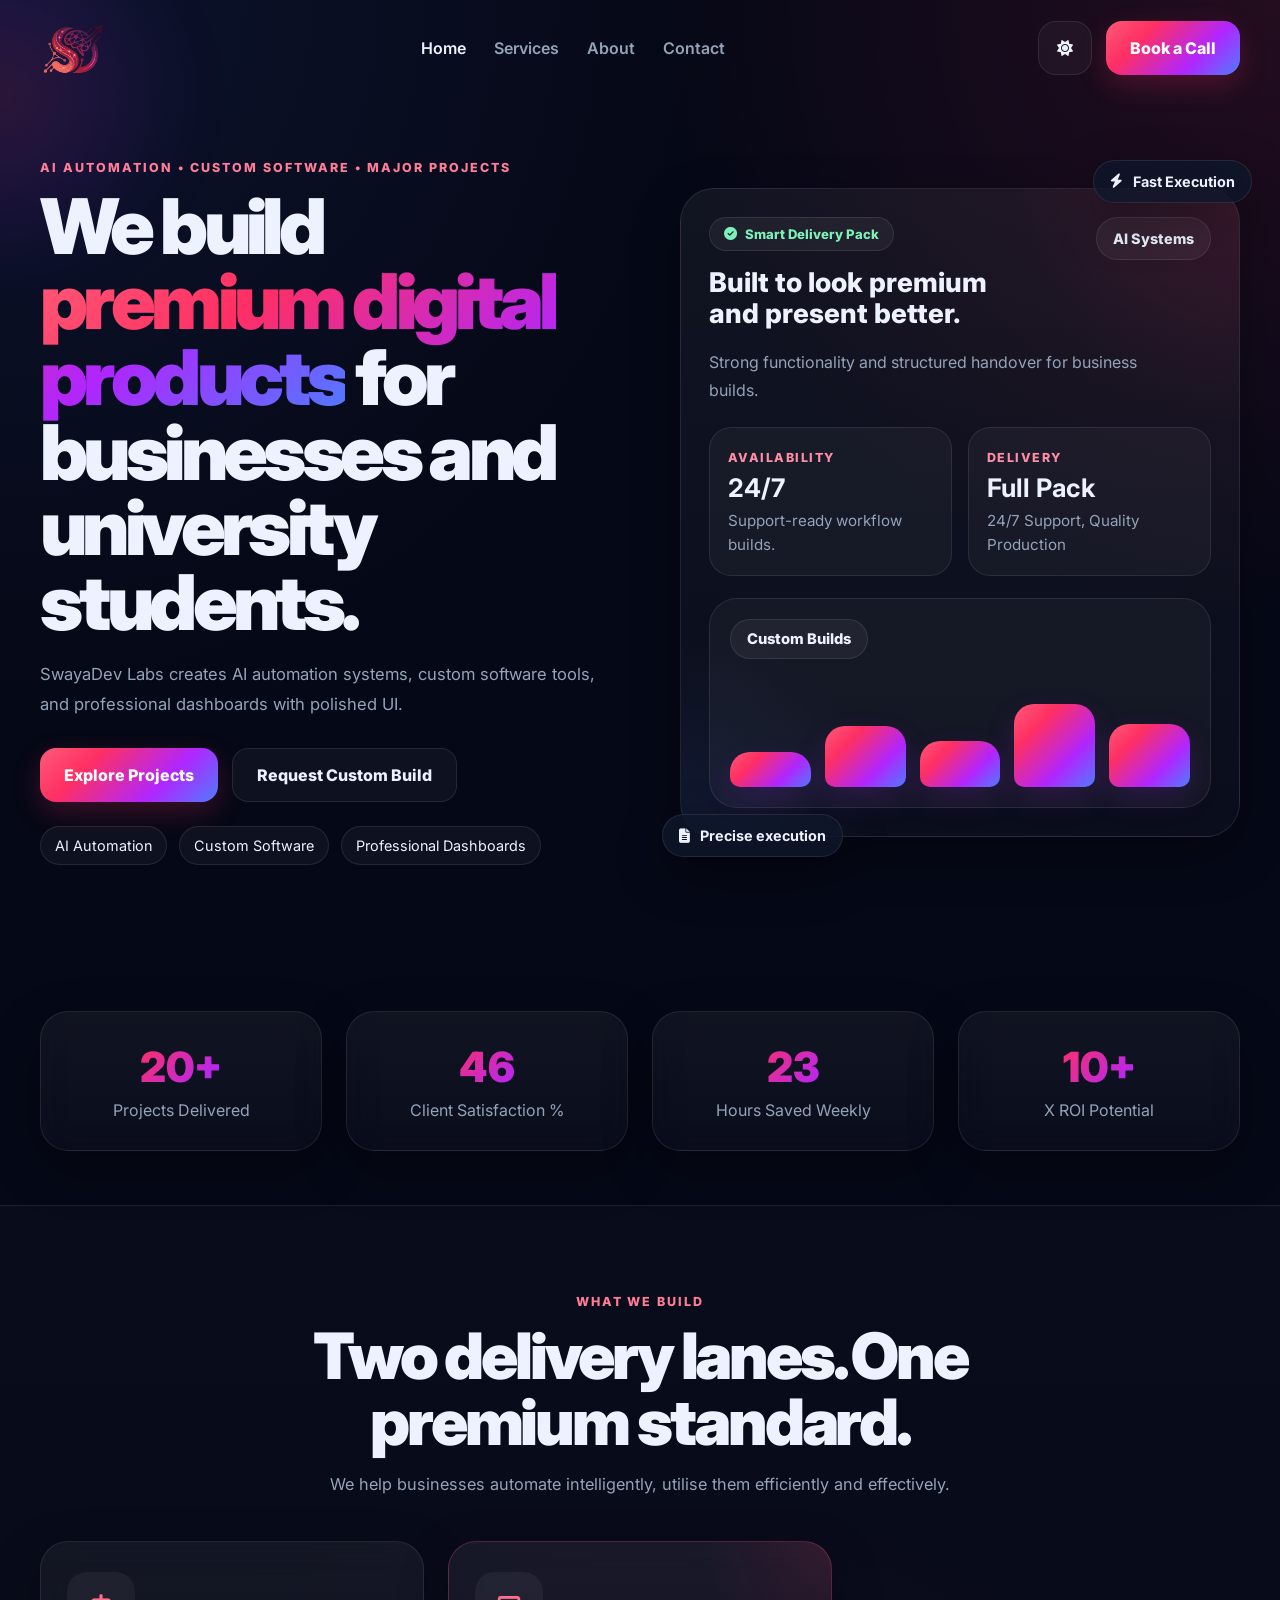
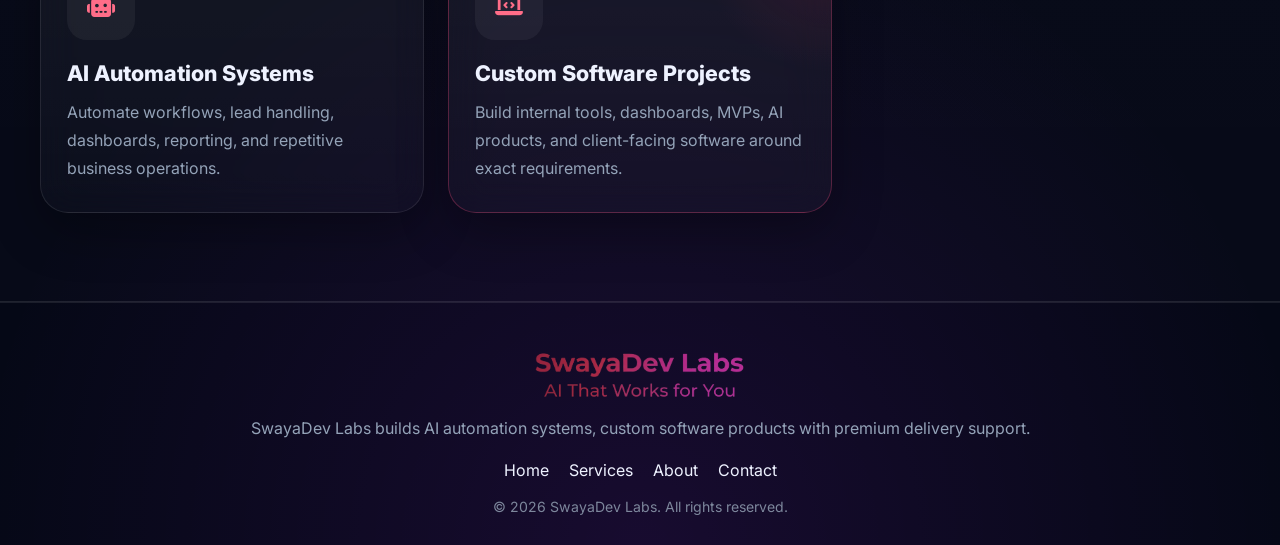
<file: index.html>
<!DOCTYPE html>
<html lang="en">
<head>
  <meta charset="UTF-8" />
  <meta name="viewport" content="width=device-width, initial-scale=1.0"/>
  <title>SwayaDev Labs</title>
  <meta name="description" content="SwayaDev Labs builds AI automation systems, custom software, and major project solutions for university students with code, PPT, report, and customization." />
  <link rel="stylesheet" href="style.css" />
  <link href="https://fonts.googleapis.com/css2?family=Inter:wght@300;400;500;600;700;800;900&display=swap" rel="stylesheet"/>
  <link rel="icon" type="image/png" href="Just Logo.png" />
  <link rel="stylesheet" href="https://cdnjs.cloudflare.com/ajax/libs/font-awesome/6.5.0/css/all.min.css"/>
</head>
<body>
  <div class="cursor-glow"></div>
  <div class="noise-overlay"></div>

  <div class="page-shell">
    <nav class="topbar" id="topbar">
      <div class="container nav-wrap">
        <a href="index.html"><img src="Just Logo.png" alt="SwayaDev Labs" class="logo-img"></a>

        <ul class="nav-links" id="navLinks">
          <li><a class="active" href="index.html">Home</a></li>
          <li><a href="services.html">Services</a></li>
          <li><a href="about.html">About</a></li>
          <li><a href="contact.html">Contact</a></li>
        </ul>

        <div class="nav-right">
          <button class="theme-toggle" id="themeToggle" aria-label="Toggle theme"></button>
          <a href="contact.html" class="btn-primary">Book a Call</a>
          <button class="hamburger" id="hamburger" aria-label="Open menu">
            <span></span><span></span><span></span>
          </button>
        </div>
      </div>
    </nav>

    <section class="hero">
  <div class="container hero-grid">
    <div class="hero-copy reveal-left">
      <div class="section-tag">AI Automation • Custom Software • Major Projects</div>
      <h1>We build <span class="gradient-text">premium digital products</span> for businesses and university students.</h1>
      <p>SwayaDev Labs creates AI automation systems, custom software tools, and professional dashboards with polished UI.</p>

      <div class="hero-actions">
        <a href="projects.html" class="btn-primary">Explore Projects</a>
        <a href="contact.html" class="btn-secondary">Request Custom Build</a>
      </div>

      <div class="hero-pills">
        <span class="hero-pill">AI Automation</span>
        <span class="hero-pill">Custom Software</span>
        <span class="hero-pill">Professional Dashboards</span>
      </div>
    </div>

    <div class="hero-visual zoom-reveal">
      <div class="hero-showcase">
        <div class="showcase-main-card">
          <div class="showcase-top">
            <div>
              <div class="badge success"><i class="fas fa-circle-check"></i> Smart Delivery Pack</div>
              <h3>Built to look premium and present better.</h3>
            </div>
            <div class="showcase-mini-pill">AI Systems</div>
          </div>

          <p class="showcase-text">
            Strong functionality and structured handover for business builds.
          </p>

          <div class="showcase-stats">
            <div class="mini-stat-card">
              <span class="mini-stat-label">Availability</span>
              <strong>24/7</strong>
              <p>Support-ready workflow builds.</p>
            </div>

            <div class="mini-stat-card">
              <span class="mini-stat-label">Delivery</span>
              <strong>Full Pack</strong>
              <p>24/7 Support, Quality Production</p>
            </div>
          </div>

          <div class="showcase-chart-card">
            <div class="hero-chart-label">Custom Builds</div>
            <div class="dashboard-bars clean-bars">
              <span style="height:32%"></span>
              <span style="height:56%"></span>
              <span style="height:42%"></span>
              <span style="height:76%"></span>
              <span style="height:58%"></span>
            </div>
          </div>
        </div>

        <div class="floating-note note-one">
          <i class="fas fa-bolt"></i>
          <span>Fast Execution</span>
        </div>

        <div class="floating-note note-two">
          <i class="fas fa-file-lines"></i>
          <span>Precise execution</span>
        </div>
      </div>
    </div>
  </div>
</section>

    <section class="section-tight">
      <div class="container stats-grid">
        <div class="card stat-card stagger-up">
          <h2 class="counter" data-target="20">0</h2>
          <p>Projects Delivered</p>
        </div>
        <div class="card stat-card stagger-up">
          <h2 class="counter" data-target="98">0</h2>
          <p>Client Satisfaction %</p>
        </div>
        <div class="card stat-card stagger-up">
          <h2 class="counter" data-target="40">0</h2>
          <p>Hours Saved Weekly</p>
        </div>
        <div class="card stat-card stagger-up">
          <h2 class="counter" data-target="10">0</h2>
          <p>X ROI Potential</p>
        </div>
      </div>
    </section>

    <section class="section section-dark">
      <div class="container">
        <div class="section-head center reveal">
          <div class="section-tag">What We Build</div>
          <h2>Two delivery lanes. One premium standard.</h2>
          <p>We help businesses automate intelligently, utilise them efficiently and effectively.</p>
        </div>

        <div class="services-grid">
          <div class="service-card stagger-up">
            <div class="icon-box"><i class="fas fa-robot"></i></div>
            <h3>AI Automation Systems</h3>
            <p>Automate workflows, lead handling, dashboards, reporting, and repetitive business operations.</p>
          </div>

          <div class="service-card featured stagger-up">
            <div class="icon-box"><i class="fas fa-laptop-code"></i></div>
            <h3>Custom Software Projects</h3>
            <p>Build internal tools, dashboards, MVPs, AI products, and client-facing software around exact requirements.</p>
          </div>

        </div>
      </div>
    </section>

    

    <footer class="footer">
      <div class="container">
        <img src="Company Name.png" alt="SwayaDev Labs" class="footer-logo-img">
        <p>SwayaDev Labs builds AI automation systems, custom software products with premium delivery support.</p>
        <div class="footer-links">
          <a href="index.html">Home</a>
          <a href="services.html">Services</a>
          <a href="about.html">About</a>
          <a href="contact.html">Contact</a>
        </div>
        <div class="copy">© 2026 SwayaDev Labs. All rights reserved.</div>
      </div>
    </footer>
  </div>

  <script src="script.js"></script>
</body>
</html>
</file>
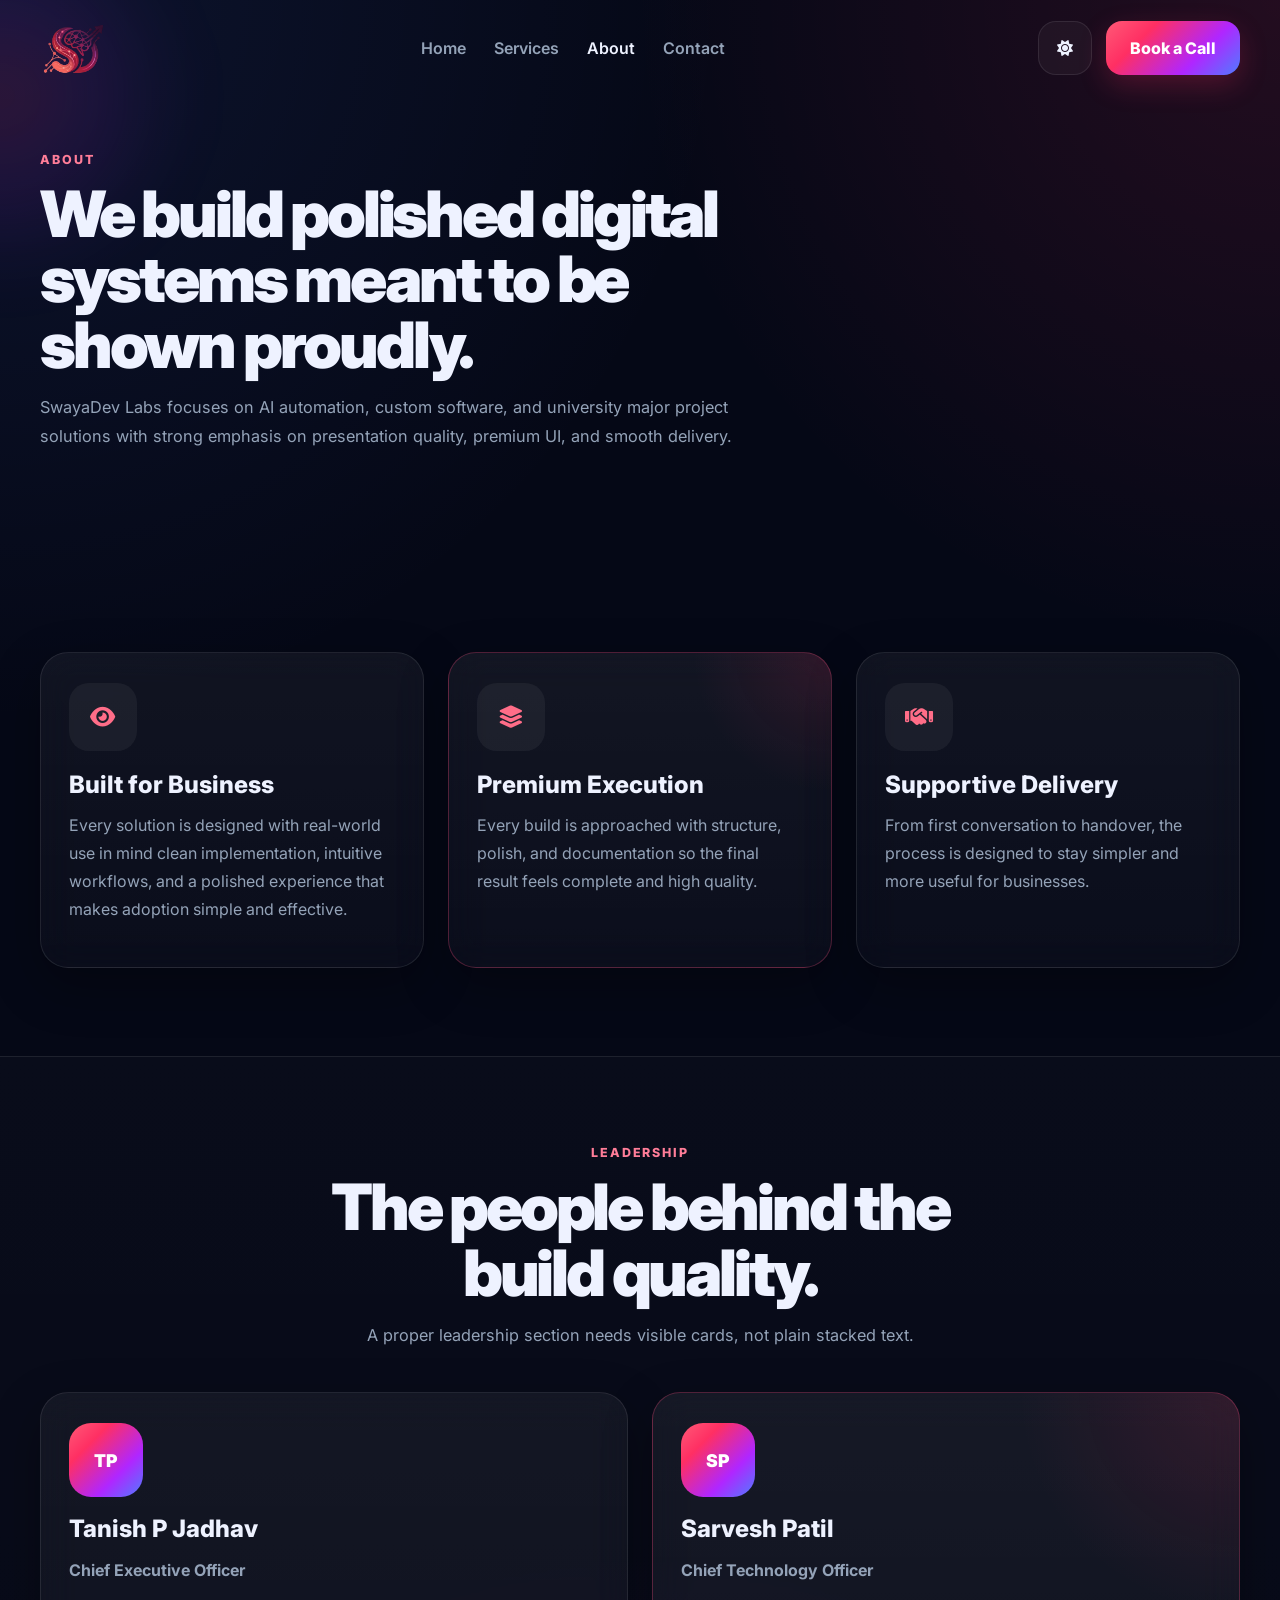
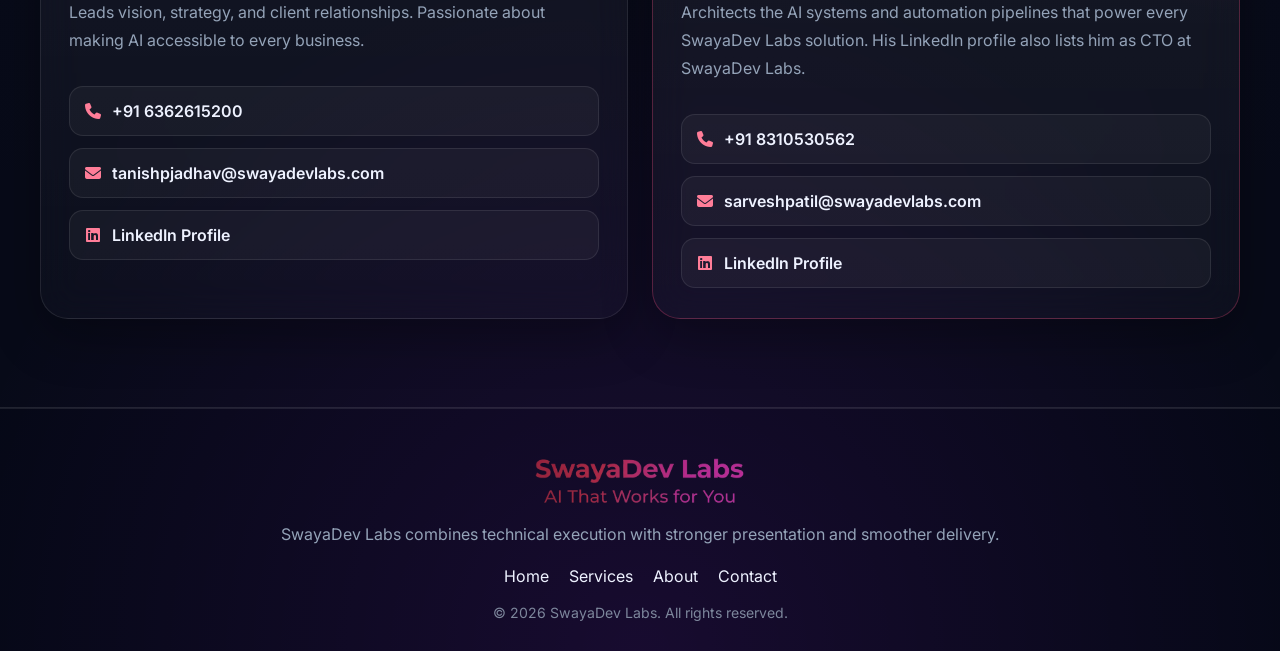
<file: about.html>
<!DOCTYPE html>
<html lang="en">
<head>
  <meta charset="UTF-8" />
  <meta name="viewport" content="width=device-width, initial-scale=1.0"/>
  <title>About | SwayaDev Labs</title>
  <link rel="stylesheet" href="style.css" />
  <link href="https://fonts.googleapis.com/css2?family=Inter:wght@300;400;500;600;700;800;900&display=swap" rel="stylesheet"/>
  <link rel="icon" type="image/png" href="Just Logo.png" />
  <link rel="stylesheet" href="https://cdnjs.cloudflare.com/ajax/libs/font-awesome/6.5.0/css/all.min.css"/>
</head>
<body>
  <div class="cursor-glow"></div>
  <div class="noise-overlay"></div>

  <div class="page-shell">
    <nav class="topbar" id="topbar">
      <div class="container nav-wrap">
        <a href="index.html"><img src="Just Logo.png" alt="SwayaDev Labs" class="logo-img"></a>

        <ul class="nav-links" id="navLinks">
          <li><a href="index.html">Home</a></li>
          <li><a href="services.html">Services</a></li>
          <li><a class="active" href="about.html">About</a></li>
          <li><a href="contact.html">Contact</a></li>
        </ul>

        <div class="nav-right">
          <button class="theme-toggle" id="themeToggle" aria-label="Toggle theme"></button>
          <a href="contact.html" class="btn-primary">Book a Call</a>
          <button class="hamburger" id="hamburger" aria-label="Open menu">
            <span></span><span></span><span></span>
          </button>
        </div>
      </div>
    </nav>

    <section class="page-hero">
      <div class="container">
        <div class="section-head reveal">
          <div class="section-tag">About</div>
          <h1>We build polished digital systems meant to be shown proudly.</h1>
          <p>SwayaDev Labs focuses on AI automation, custom software, and university major project solutions with strong emphasis on presentation quality, premium UI, and smooth delivery.</p>
        </div>
      </div>
    </section>

    <section class="section">
      <div class="container">
        <div class="about-card-grid-fixed">
          <article class="about-card-fixed stagger-up">
            <div class="about-icon-fixed"><i class="fas fa-eye"></i></div>
            <h3>Built for Business</h3>
            <p>Every solution is designed with real-world use in mind   clean implementation, intuitive workflows, and a polished experience that makes adoption simple and effective.</p>
          </article>

          <article class="about-card-fixed about-card-featured-fixed stagger-up">
            <div class="about-icon-fixed"><i class="fas fa-layer-group"></i></div>
            <h3>Premium Execution</h3>
            <p>Every build is approached with structure, polish, and documentation so the final result feels complete and high quality.</p>
          </article>

          <article class="about-card-fixed stagger-up">
            <div class="about-icon-fixed"><i class="fas fa-handshake"></i></div>
            <h3>Supportive Delivery</h3>
            <p>From first conversation to handover, the process is designed to stay simpler and more useful for businesses.</p>
          </article>
        </div>
      </div>
    </section>

    <section class="section section-dark">
      <div class="container">
        <div class="section-head center reveal">
          <div class="section-tag">Leadership</div>
          <h2>The people behind the build quality.</h2>
          <p>A proper leadership section needs visible cards, not plain stacked text.</p>
        </div>

        <div class="leader-grid-fixed">
  <article class="leader-card-fixed stagger-up">
    <div class="leader-avatar-fixed">TP</div>
    <h3>Tanish P Jadhav</h3>
    <p class="leader-role-fixed">Chief Executive Officer</p>
    <p>Leads vision, strategy, and client relationships. Passionate about making AI accessible to every business.</p>

    <div class="leader-contact-fixed">
      <a href="tel:+916362615200"><i class="fas fa-phone"></i> +91 6362615200</a>
      <a href="mailto:tanishpjadhav@swayadevlabs.com"><i class="fas fa-envelope"></i> tanishpjadhav@swayadevlabs.com</a>
      <a href="https://www.linkedin.com/in/tanish-p-jadhav/" target="_blank" rel="noopener noreferrer">
        <i class="fab fa-linkedin"></i> LinkedIn Profile
      </a>
    </div>
  </article>

  <article class="leader-card-fixed leader-card-featured-fixed stagger-up">
    <div class="leader-avatar-fixed">SP</div>
    <h3>Sarvesh Patil</h3>
    <p class="leader-role-fixed">Chief Technology Officer</p>
    <p>Architects the AI systems and automation pipelines that power every SwayaDev Labs solution. His LinkedIn profile also lists him as CTO at SwayaDev Labs.</p>

    <div class="leader-contact-fixed">
      <a href="tel:+918310530562"><i class="fas fa-phone"></i> +91 8310530562</a>
      <a href="mailto:sarveshpatil@swayadevlabs.com"><i class="fas fa-envelope"></i> sarveshpatil@swayadevlabs.com</a>
      <a href="https://www.linkedin.com/in/sarvesh-patil-13b0a2276" target="_blank" rel="noopener noreferrer">
        <i class="fab fa-linkedin"></i> LinkedIn Profile
      </a>
    </div>
  </article>
</div>
      </div>
    </section>

    <footer class="footer">
      <div class="container">
        <img src="Company Name.png" alt="SwayaDev Labs" class="footer-logo-img">
        <p>SwayaDev Labs combines technical execution with stronger presentation and smoother delivery.</p>
        <div class="footer-links">
          <a href="index.html">Home</a>
          <a href="services.html">Services</a>
          <a href="about.html">About</a>
          <a href="contact.html">Contact</a>
        </div>
        <div class="copy">© 2026 SwayaDev Labs. All rights reserved.</div>
      </div>
    </footer>
  </div>

  <script src="script.js"></script>
</body>
</html>
</file>
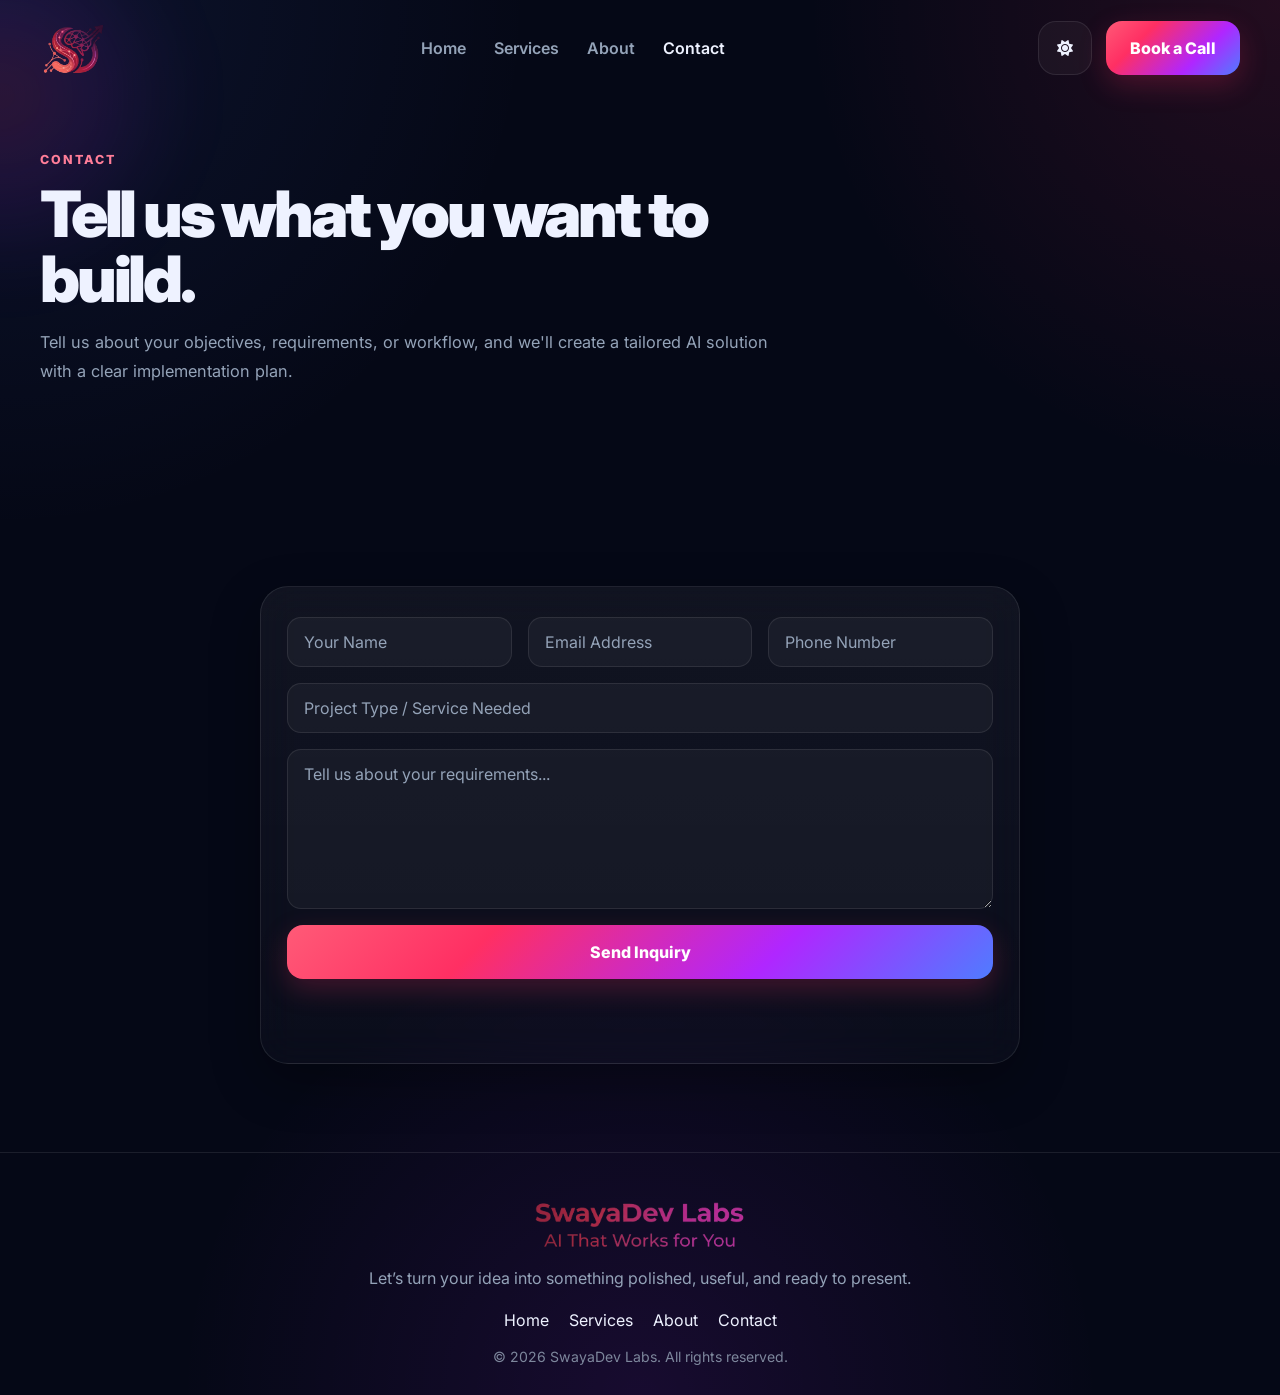
<file: contact.html>
<!DOCTYPE html>
<html lang="en">
<head>
  <meta charset="UTF-8" />
  <meta name="viewport" content="width=device-width, initial-scale=1.0"/>
  <title>Contact | SwayaDev Labs</title>
  <link rel="stylesheet" href="style.css" />
  <link href="https://fonts.googleapis.com/css2?family=Inter:wght@300;400;500;600;700;800;900&display=swap" rel="stylesheet"/>
  <link rel="icon" type="image/png" href="Just Logo.png" />
  <link rel="stylesheet" href="https://cdnjs.cloudflare.com/ajax/libs/font-awesome/6.5.0/css/all.min.css"/>
</head>
<body>
  <div class="cursor-glow"></div>
  <div class="noise-overlay"></div>

  <div class="page-shell">
    <nav class="topbar" id="topbar">
      <div class="container nav-wrap">
        <a href="index.html"><img src="Just Logo.png" alt="SwayaDev Labs" class="logo-img"></a>

        <ul class="nav-links" id="navLinks">
          <li><a href="index.html">Home</a></li>
          <li><a href="services.html">Services</a></li>
          <li><a href="about.html">About</a></li>
          <li><a class="active" href="contact.html">Contact</a></li>
        </ul>

        <div class="nav-right">
          <button class="theme-toggle" id="themeToggle" aria-label="Toggle theme"></button>
          <a href="contact.html" class="btn-primary">Book a Call</a>
          <button class="hamburger" id="hamburger" aria-label="Open menu">
            <span></span><span></span><span></span>
          </button>
        </div>
      </div>
    </nav>

    <section class="page-hero">
      <div class="container">
        <div class="section-head reveal">
          <div class="section-tag">Contact</div>
          <h1>Tell us what you want to build.</h1>
          <p>Tell us about your objectives, requirements, or workflow, and we'll create a tailored AI solution with a clear implementation plan.</p>
        </div>
      </div>
    </section>

    <section class="section">
      <div class="container">
        <div class="service-card reveal" style="max-width: 760px; margin: 0 auto;">
          <form class="contact-form" id="contact-form" action="https://formspree.io/f/mkoekake" method="POST">
            <div class="form-row form-row-3">
              <input type="text" name="Name" placeholder="Your Name" required />
              <input type="email" name="Email" placeholder="Email Address" required />
              <input type="tel" name="Phone" placeholder="Phone Number" required />
            </div>

            <input type="text" name="Service" placeholder="Project Type / Service Needed" required />

            <textarea name="Message" rows="6" placeholder="Tell us about your requirements..." required></textarea>

            <button type="submit" class="btn-primary" id="contact-submit-btn">Send Inquiry</button>
            <p id="form-status" class="form-status"></p>
          </form>
        </div>
      </div>
    </section>

    <footer class="footer">
      <div class="container">
        <img src="Company Name.png" alt="SwayaDev Labs" class="footer-logo-img">
        <p>Let’s turn your idea into something polished, useful, and ready to present.</p>
        <div class="footer-links">
          <a href="index.html">Home</a>
          <a href="services.html">Services</a>
          <a href="about.html">About</a>
          <a href="contact.html">Contact</a>
        </div>
        <div class="copy">© 2026 SwayaDev Labs. All rights reserved.</div>
      </div>
    </footer>
  </div>

  <script src="script.js"></script>
  <script>
    const contactForm = document.getElementById("contact-form");
    const formStatus = document.getElementById("form-status");
    const submitBtn = document.getElementById("contact-submit-btn");

    if (contactForm) {
      contactForm.addEventListener("submit", async function (event) {
        event.preventDefault();

        const formData = new FormData(contactForm);
        formStatus.textContent = "Sending...";
        formStatus.className = "form-status";
        submitBtn.disabled = true;

        try {
          const response = await fetch(contactForm.action, {
            method: contactForm.method,
            body: formData,
            headers: {
              "Accept": "application/json"
            }
          });

          if (response.ok) {
            formStatus.textContent = "Submitted successfully.";
            formStatus.className = "form-status success";
            contactForm.reset();
          } else {
            const data = await response.json();
            if (data.errors) {
              formStatus.textContent = data.errors.map(error => error.message).join(", ");
            } else {
              formStatus.textContent = "Something went wrong. Please try again.";
            }
            formStatus.className = "form-status error";
          }
        } catch (error) {
          formStatus.textContent = "Something went wrong. Please try again.";
          formStatus.className = "form-status error";
        }

        submitBtn.disabled = false;
      });
    }
  </script>
</body>
</html>
</file>
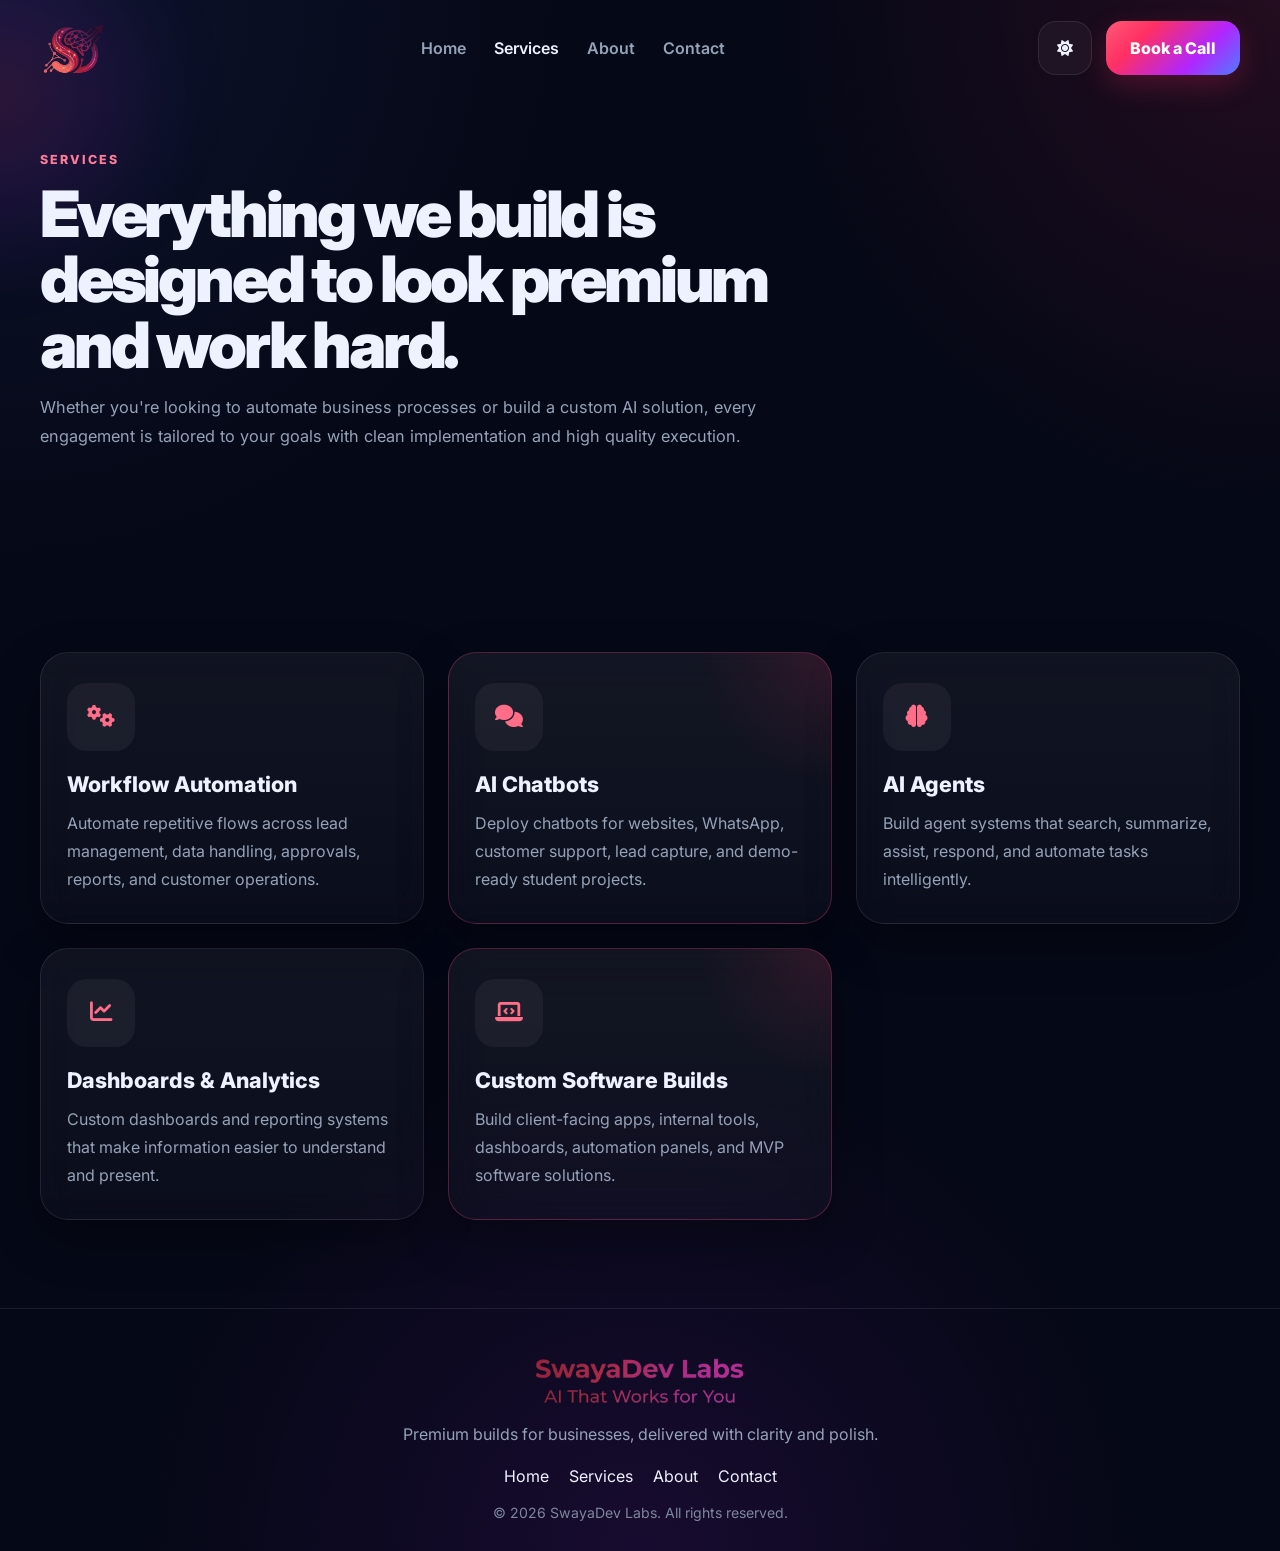
<file: services.html>
<!DOCTYPE html>
<html lang="en">
<head>
  <meta charset="UTF-8" />
  <meta name="viewport" content="width=device-width, initial-scale=1.0"/>
  <title>Services | SwayaDev Labs</title>
  <link rel="stylesheet" href="style.css" />
  <link href="https://fonts.googleapis.com/css2?family=Inter:wght@300;400;500;600;700;800;900&display=swap" rel="stylesheet"/>
  <link rel="icon" type="image/png" href="Just Logo.png" />
  <link rel="stylesheet" href="https://cdnjs.cloudflare.com/ajax/libs/font-awesome/6.5.0/css/all.min.css"/>
</head>
<body>
  <div class="cursor-glow"></div>
  <div class="noise-overlay"></div>

  <div class="page-shell">
    <nav class="topbar" id="topbar">
      <div class="container nav-wrap">
        <a href="index.html"><img src="Just Logo.png" alt="SwayaDev Labs" class="logo-img"></a>

        <ul class="nav-links" id="navLinks">
          <li><a href="index.html">Home</a></li>
          <li><a class="active" href="services.html">Services</a></li>
          <li><a href="about.html">About</a></li>
          <li><a href="contact.html">Contact</a></li>
        </ul>

        <div class="nav-right">
          <button class="theme-toggle" id="themeToggle" aria-label="Toggle theme"></button>
          <a href="contact.html" class="btn-primary">Book a Call</a>
          <button class="hamburger" id="hamburger" aria-label="Open menu">
            <span></span><span></span><span></span>
          </button>
        </div>
      </div>
    </nav>

    <section class="page-hero">
      <div class="container">
        <div class="section-head reveal">
          <div class="section-tag">Services</div>
          <h1>Everything we build is designed to look premium and work hard.</h1>
          <p>Whether you're looking to automate business processes or build a custom AI solution, every engagement is tailored to your goals with clean implementation and high quality execution.</p>
        </div>
      </div>
    </section>

    <section class="section">
      <div class="container services-grid">
        <div class="service-card stagger-up">
          <div class="icon-box"><i class="fas fa-cogs"></i></div>
          <h3>Workflow Automation</h3>
          <p>Automate repetitive flows across lead management, data handling, approvals, reports, and customer operations.</p>
        </div>

        <div class="service-card featured stagger-up">
          <div class="icon-box"><i class="fas fa-comments"></i></div>
          <h3>AI Chatbots</h3>
          <p>Deploy chatbots for websites, WhatsApp, customer support, lead capture, and demo-ready student projects.</p>
        </div>

        <div class="service-card stagger-up">
          <div class="icon-box"><i class="fas fa-brain"></i></div>
          <h3>AI Agents</h3>
          <p>Build agent systems that search, summarize, assist, respond, and automate tasks intelligently.</p>
        </div>

        <div class="service-card stagger-up">
          <div class="icon-box"><i class="fas fa-chart-line"></i></div>
          <h3>Dashboards & Analytics</h3>
          <p>Custom dashboards and reporting systems that make information easier to understand and present.</p>
        </div>

        <div class="service-card featured stagger-up">
          <div class="icon-box"><i class="fas fa-laptop-code"></i></div>
          <h3>Custom Software Builds</h3>
          <p>Build client-facing apps, internal tools, dashboards, automation panels, and MVP software solutions.</p>
        </div>

        
      </div>
    </section>

    <footer class="footer">
      <div class="container">
        <img src="Company Name.png" alt="SwayaDev Labs" class="footer-logo-img">
        <p>Premium builds for businesses, delivered with clarity and polish.</p>
        <div class="footer-links">
          <a href="index.html">Home</a>
          <a href="services.html">Services</a>
          <a href="about.html">About</a>
          <a href="contact.html">Contact</a>
        </div>
        <div class="copy">© 2026 SwayaDev Labs. All rights reserved.</div>
      </div>
    </footer>
  </div>

  <script src="script.js"></script>
</body>
</html>
</file>
<file: style.css>
*,
*::before,
*::after {
  margin: 0;
  padding: 0;
  box-sizing: border-box;
}

:root {
  --bg: #050816;
  --surface: rgba(15, 23, 42, 0.82);
  --border: rgba(255, 255, 255, 0.09);
  --text: #eef2ff;
  --muted: #94a3b8;
  --accent: #ff2f63;
  --success: #39d98a;
  --grad: linear-gradient(135deg, #ff5a77 0%, #ff2f63 28%, #b026ff 68%, #4f7cff 100%);
  --shadow: 0 18px 50px rgba(0, 0, 0, 0.30);
  --radius: 24px;
  --header-height: 96px;
}

body.light-mode {
  --bg: #f5f7ff;
  --surface: rgba(255, 255, 255, 0.9);
  --border: rgba(15, 23, 42, 0.08);
  --text: #101828;
  --muted: #475467;
  --shadow: 0 14px 34px rgba(15, 23, 42, 0.08);
}

html {
  scroll-behavior: smooth;
}

body {
  font-family: 'Inter', sans-serif;
  background:
    radial-gradient(circle at top left, rgba(79,124,255,0.10), transparent 28%),
    radial-gradient(circle at top right, rgba(255,47,99,0.12), transparent 25%),
    radial-gradient(circle at bottom center, rgba(176,38,255,0.11), transparent 30%),
    var(--bg);
  color: var(--text);
  overflow-x: hidden;
  transition: background 0.35s ease, color 0.35s ease;
  padding-top: var(--header-height);
}

a {
  color: inherit;
  text-decoration: none;
}

img {
  max-width: 100%;
  display: block;
}

input,
textarea,
button {
  font: inherit;
}

.noise-overlay {
  position: fixed;
  inset: 0;
  pointer-events: none;
  opacity: 0.18;
  background-image:
    linear-gradient(rgba(255,255,255,0.018) 1px, transparent 1px),
    linear-gradient(90deg, rgba(255,255,255,0.018) 1px, transparent 1px);
  background-size: 28px 28px;
  z-index: 0;
}

.cursor-glow {
  position: fixed;
  width: 400px;
  height: 400px;
  border-radius: 50%;
  background: radial-gradient(circle, rgba(255,47,99,0.16), rgba(176,38,255,0.10), transparent 66%);
  pointer-events: none;
  transform: translate(-50%, -50%);
  filter: blur(34px);
  z-index: 1;
}

.page-shell {
  position: relative;
  z-index: 2;
}

.container {
  width: min(1200px, calc(100% - 48px));
  margin: 0 auto;
}

.section {
  padding: 88px 0;
}

.section-tight {
  padding: 54px 0;
}

.page-hero {
  padding: 56px 0 70px;
}

.section-dark {
  background: linear-gradient(180deg, rgba(255,255,255,0.02), rgba(255,255,255,0.01));
  border-top: 1px solid var(--border);
  border-bottom: 1px solid var(--border);
}

.section-tag {
  color: #ff7d98;
  text-transform: uppercase;
  letter-spacing: 0.16em;
  font-weight: 800;
  font-size: 0.78rem;
  margin-bottom: 14px;
}

.section-head {
  max-width: 760px;
  margin-bottom: 42px;
}

.section-head.center {
  text-align: center;
  margin-left: auto;
  margin-right: auto;
}

.section-head h1,
.section-head h2 {
  font-size: clamp(2.2rem, 5vw, 4.8rem);
  line-height: 1.02;
  font-weight: 900;
  letter-spacing: -0.05em;
  margin-bottom: 16px;
}

.section-head p {
  color: var(--muted);
  line-height: 1.8;
  font-size: 1.02rem;
  max-width: 760px;
}

.gradient-text {
  background: var(--grad);
  -webkit-background-clip: text;
  -webkit-text-fill-color: transparent;
}

.topbar {
  position: fixed;
  top: 0;
  left: 0;
  width: 100%;
  z-index: 1000;
  min-height: var(--header-height);
  padding: 14px 0;
  display: flex;
  align-items: center;
  transition: all 0.3s ease;
}

.topbar.scrolled {
  background: rgba(5, 8, 22, 0.76);
  backdrop-filter: blur(18px);
  box-shadow: 0 1px 0 var(--border);
}

body.light-mode .topbar.scrolled {
  background: rgba(255,255,255,0.82);
}

.nav-wrap {
  display: flex;
  align-items: center;
  justify-content: space-between;
  gap: 20px;
}

.logo-img {
  height: 56px;
  width: auto;
  object-fit: contain;
  flex-shrink: 0;
}

.nav-links {
  list-style: none;
  display: flex;
  align-items: center;
  gap: 28px;
  flex: 1;
  justify-content: center;
}

.nav-links a {
  font-size: 1rem;
  color: var(--muted);
  font-weight: 600;
}

.nav-links a:hover,
.nav-links a.active {
  color: var(--text);
}

.nav-right {
  display: flex;
  align-items: center;
  gap: 14px;
  flex-shrink: 0;
}

.theme-toggle,
.hamburger {
  width: 54px;
  height: 54px;
  border-radius: 18px;
  border: 1px solid var(--border);
  background: rgba(255,255,255,0.04);
  color: var(--text);
  cursor: pointer;
}

.theme-toggle {
  display: inline-flex;
  align-items: center;
  justify-content: center;
}

.hamburger {
  display: none;
  flex-direction: column;
  justify-content: center;
  align-items: center;
  gap: 5px;
}

.hamburger span {
  width: 18px;
  height: 2px;
  background: var(--text);
  border-radius: 999px;
}

.btn-primary,
.btn-secondary {
  display: inline-flex;
  align-items: center;
  justify-content: center;
  min-height: 54px;
  padding: 14px 24px;
  border-radius: 16px;
  font-weight: 800;
  transition: transform 0.2s ease;
}

.btn-primary {
  background: var(--grad);
  color: #fff;
  box-shadow: 0 10px 28px rgba(255,47,99,0.22);
}

.btn-secondary {
  background: rgba(255,255,255,0.04);
  border: 1px solid var(--border);
  color: var(--text);
}

.btn-primary:hover,
.btn-secondary:hover {
  transform: translateY(-2px);
}

.hero {
  padding: 64px 0 92px;
}

.hero-grid {
  display: grid;
  grid-template-columns: minmax(0, 1fr) minmax(420px, 560px);
  gap: 56px;
  align-items: center;
}

.hero-copy h1 {
  font-size: clamp(2.8rem, 6vw, 5.4rem);
  line-height: 0.98;
  font-weight: 900;
  letter-spacing: -0.06em;
  margin-bottom: 18px;
}

.hero-copy p {
  color: var(--muted);
  line-height: 1.85;
  font-size: 1.04rem;
  margin-bottom: 28px;
  max-width: 680px;
}

.hero-actions {
  display: flex;
  gap: 14px;
  flex-wrap: wrap;
  margin-bottom: 24px;
}

.hero-pills {
  display: flex;
  flex-wrap: wrap;
  gap: 12px;
}

.hero-pill {
  padding: 10px 14px;
  border: 1px solid var(--border);
  border-radius: 999px;
  background: rgba(255,255,255,0.04);
  color: var(--text);
  font-size: 0.9rem;
}

.hero-visual {
  min-width: 0;
}

.hero-showcase {
  position: relative;
  padding: 28px 0;
}

.showcase-main-card {
  position: relative;
  border-radius: 34px;
  border: 1px solid var(--border);
  background:
    radial-gradient(circle at top right, rgba(255,47,99,0.10), transparent 26%),
    radial-gradient(circle at bottom left, rgba(79,124,255,0.10), transparent 24%),
    linear-gradient(180deg, rgba(255,255,255,0.05), rgba(255,255,255,0.025));
  backdrop-filter: blur(18px);
  box-shadow: var(--shadow);
  padding: 28px;
  min-height: 520px;
  overflow: hidden;
}

.showcase-top {
  display: flex;
  justify-content: space-between;
  align-items: flex-start;
  gap: 18px;
  margin-bottom: 18px;
}

.showcase-top h3 {
  font-size: 1.7rem;
  line-height: 1.15;
  font-weight: 800;
  max-width: 320px;
}

.showcase-mini-pill {
  padding: 12px 16px;
  border-radius: 999px;
  border: 1px solid var(--border);
  background: rgba(255,255,255,0.05);
  font-size: 0.9rem;
  font-weight: 800;
  white-space: nowrap;
}

.showcase-text {
  color: var(--muted);
  line-height: 1.8;
  margin-bottom: 22px;
  max-width: 92%;
}

.showcase-stats {
  display: grid;
  grid-template-columns: repeat(2, 1fr);
  gap: 16px;
  margin-bottom: 22px;
}

.mini-stat-card {
  border: 1px solid var(--border);
  background: rgba(255,255,255,0.04);
  border-radius: 22px;
  padding: 18px;
}

.mini-stat-label {
  display: inline-block;
  color: #ff8da5;
  font-size: 0.78rem;
  font-weight: 800;
  text-transform: uppercase;
  letter-spacing: 0.12em;
  margin-bottom: 10px;
}

.mini-stat-card strong {
  display: block;
  font-size: 1.6rem;
  line-height: 1;
  margin-bottom: 8px;
}

.mini-stat-card p {
  color: var(--muted);
  line-height: 1.6;
  font-size: 0.95rem;
}

.showcase-chart-card {
  position: relative;
  border: 1px solid var(--border);
  background: rgba(255,255,255,0.04);
  border-radius: 28px;
  padding: 20px;
  min-height: 180px;
}

.hero-chart-label {
  display: inline-flex;
  padding: 10px 16px;
  border-radius: 999px;
  background: rgba(255,255,255,0.05);
  border: 1px solid var(--border);
  font-size: 0.92rem;
  font-weight: 800;
  margin-bottom: 18px;
}

.clean-bars {
  height: 110px;
  display: flex;
  align-items: flex-end;
  gap: 14px;
}

.clean-bars span {
  flex: 1;
  background: var(--grad);
  border-radius: 20px 20px 10px 10px;
  box-shadow: 0 12px 30px rgba(176, 38, 255, 0.16);
  animation: upDown 3s ease-in-out infinite;
}

.clean-bars span:nth-child(2) { animation-delay: .15s; }
.clean-bars span:nth-child(3) { animation-delay: .3s; }
.clean-bars span:nth-child(4) { animation-delay: .45s; }
.clean-bars span:nth-child(5) { animation-delay: .6s; }

.floating-note {
  position: absolute;
  display: inline-flex;
  align-items: center;
  gap: 10px;
  padding: 12px 16px;
  border-radius: 999px;
  border: 1px solid var(--border);
  background: var(--surface);
  backdrop-filter: blur(18px);
  box-shadow: var(--shadow);
  font-size: 0.9rem;
  font-weight: 700;
}

.note-one {
  top: 0;
  right: -12px;
}

.note-two {
  bottom: 8px;
  left: -18px;
}

.stats-grid,
.services-grid {
  display: grid;
  gap: 24px;
}

.stats-grid {
  grid-template-columns: repeat(4, 1fr);
}

.services-grid {
  grid-template-columns: repeat(3, 1fr);
}

.card,
.service-card,
.testimonial-card {
  background: linear-gradient(180deg, rgba(255,255,255,0.05), rgba(255,255,255,0.025));
  border: 1px solid var(--border);
  border-radius: 28px;
  box-shadow: var(--shadow);
  backdrop-filter: blur(18px);
  padding: 30px 26px;
}

.stat-card {
  text-align: center;
}

.stat-card h2 {
  font-size: 2.6rem;
  font-weight: 900;
  background: var(--grad);
  -webkit-background-clip: text;
  -webkit-text-fill-color: transparent;
}

.stat-card p {
  margin-top: 8px;
  color: var(--muted);
}

.icon-box {
  width: 68px;
  height: 68px;
  border-radius: 20px;
  background: rgba(255,255,255,0.05);
  color: #ff6d88;
  display: inline-flex;
  align-items: center;
  justify-content: center;
  font-size: 1.4rem;
  margin-bottom: 20px;
}

.service-card h3 {
  font-size: 1.35rem;
  margin-bottom: 12px;
  font-weight: 800;
}

.service-card p {
  color: var(--muted);
  line-height: 1.75;
  font-size: 1rem;
}

.service-card.featured {
  border-color: rgba(255,77,125,0.28);
  background:
    radial-gradient(circle at top right, rgba(255,47,99,0.12), transparent 28%),
    linear-gradient(180deg, rgba(255,255,255,0.06), rgba(255,255,255,0.028));
}

.badge {
  display: inline-flex;
  align-items: center;
  gap: 8px;
  padding: 8px 14px;
  border-radius: 999px;
  background: rgba(255,255,255,0.05);
  border: 1px solid var(--border);
  color: var(--text);
  font-size: 0.82rem;
  font-weight: 800;
  margin-bottom: 16px;
}

.badge.success {
  color: #7ef0b9;
}

.reveal,
.reveal-left,
.zoom-reveal,
.stagger-up {
  opacity: 0;
  transition: all 0.8s cubic-bezier(0.22, 1, 0.36, 1);
}

.reveal {
  transform: translateY(50px);
  filter: blur(10px);
}

.reveal-left {
  transform: translateX(-60px);
  filter: blur(10px);
}

.zoom-reveal {
  transform: scale(0.94);
  filter: blur(12px);
}

.stagger-up {
  transform: translateY(45px);
  filter: blur(8px);
}

.reveal.visible,
.reveal-left.visible,
.zoom-reveal.visible,
.stagger-up.visible {
  opacity: 1;
  transform: none;
  filter: blur(0);
}

.testimonial-slider {
  overflow: hidden;
  position: relative;
}

.testimonial-track {
  display: flex;
  width: 300%;
  transition: transform 0.6s ease;
}

.testimonial-card {
  flex: 0 0 100%;
  width: 100%;
}

.testimonial-card h3 {
  font-size: 1.2rem;
  margin-bottom: 10px;
}

.testimonial-card p {
  color: var(--muted);
  line-height: 1.7;
}

.testimonial-meta {
  display: flex;
  align-items: center;
  gap: 14px;
  margin-top: 18px;
}

.testimonial-avatar {
  width: 52px;
  height: 52px;
  border-radius: 16px;
  background: var(--grad);
  color: white;
  display: inline-flex;
  align-items: center;
  justify-content: center;
  font-weight: 800;
}

.slider-dots {
  display: flex;
  justify-content: center;
  gap: 10px;
  margin-top: 18px;
}

.slider-dot {
  width: 10px;
  height: 10px;
  border-radius: 999px;
  border: none;
  background: rgba(255,255,255,0.18);
  cursor: pointer;
}

.slider-dot.active {
  background: var(--accent);
}

.contact-form {
  display: grid;
  gap: 16px;
}

.form-row {
  display: grid;
  grid-template-columns: 1fr 1fr;
  gap: 16px;
}

.contact-form input,
.contact-form textarea {
  width: 100%;
  padding: 14px 16px;
  border-radius: 14px;
  border: 1px solid var(--border);
  background: rgba(255,255,255,0.04);
  color: var(--text);
  outline: none;
}

.contact-form textarea {
  resize: vertical;
  min-height: 160px;
}

.contact-form input::placeholder,
.contact-form textarea::placeholder {
  color: var(--muted);
}

.contact-form button {
  border: none;
  cursor: pointer;
}

.footer {
  border-top: 1px solid var(--border);
  padding: 42px 0 30px;
  text-align: center;
}

.footer-logo-img {
  height: 60px;
  margin: 0 auto 10px;
}

.footer p {
  color: var(--muted);
  line-height: 1.7;
}

.footer-links {
  display: flex;
  justify-content: center;
  flex-wrap: wrap;
  gap: 20px;
  margin: 18px 0;
}

.copy {
  color: #7d879c;
  font-size: 0.88rem;
}

@keyframes upDown {
  0%, 100% { transform: scaleY(1); opacity: 0.95; }
  50% { transform: scaleY(1.08); opacity: 1; }
}

@media (max-width: 1180px) {
  .hero-grid {
    grid-template-columns: 1fr;
  }

  .stats-grid {
    grid-template-columns: repeat(2, 1fr);
  }

  .services-grid {
    grid-template-columns: 1fr;
  }
 
  .floating-note {
    position: static;
    margin-top: 14px;
  }
}

@media (max-width: 820px) {
  .nav-links {
    display: none;
    position: fixed;
    top: calc(var(--header-height) - 4px);
    left: 20px;
    right: 20px;
    padding: 22px;
    border-radius: 22px;
    background: rgba(8, 12, 28, 0.96);
    border: 1px solid var(--border);
    flex-direction: column;
    align-items: flex-start;
    gap: 18px;
    box-shadow: var(--shadow);
  }

  body.light-mode .nav-links {
    background: rgba(255,255,255,0.98);
  }

  .nav-links.open {
    display: flex;
  }

  .hamburger {
    display: inline-flex;
  }

  .topbar .btn-primary {
    display: none;
  }

  .stats-grid {
    grid-template-columns: 1fr;
  }

  .section-head h1,
  .section-head h2 {
    font-size: clamp(2.1rem, 8vw, 3.4rem);
  }

  .showcase-top {
    flex-direction: column;
    align-items: flex-start;
  }

  .showcase-stats,
  .form-row {
    grid-template-columns: 1fr;
  }
}

@media (max-width: 560px) {
  :root {
    --header-height: 84px;
  }

  .container {
    width: min(100%, calc(100% - 24px));
  }

  .hero {
    padding: 40px 0 74px;
  }

  .page-hero {
    padding: 36px 0 54px;
  }

  .section {
    padding: 74px 0;
  }

  .hero-copy h1 {
    font-size: clamp(2.3rem, 11vw, 3.6rem);
  }

  .hero-actions {
    flex-direction: column;
  }

  .btn-primary,
  .btn-secondary {
    width: 100%;
  }

  .hero-pills {
    flex-direction: column;
  }

  .showcase-main-card {
    padding: 22px;
    min-height: auto;
  }

  .showcase-top h3 {
    font-size: 1.4rem;
    max-width: 100%;
  }

  .clean-bars {
    height: 90px;
    gap: 10px;
  }

  .logo-img {
    height: 50px;
  }
}
.project-grid-clean {
  display: grid !important;
  grid-template-columns: repeat(3, minmax(0, 1fr)) !important;
  gap: 24px !important;
}

.project-box-clean {
  display: flex !important;
  flex-direction: column !important;
  min-height: 100% !important;
  padding: 28px !important;
  border-radius: 28px !important;
  border: 1px solid var(--border) !important;
  background: linear-gradient(180deg, rgba(255,255,255,0.05), rgba(255,255,255,0.025)) !important;
  box-shadow: var(--shadow) !important;
  backdrop-filter: blur(18px) !important;
}

.project-box-clean.featured-clean {
  border-color: rgba(255,77,125,0.28) !important;
  background:
    radial-gradient(circle at top right, rgba(255,47,99,0.12), transparent 28%),
    linear-gradient(180deg, rgba(255,255,255,0.06), rgba(255,255,255,0.028)) !important;
}

.project-top-clean {
  display: flex !important;
  justify-content: space-between !important;
  align-items: center !important;
  gap: 12px !important;
  flex-wrap: wrap !important;
  margin-bottom: 18px !important;
}

.project-badge-clean,
.project-tag-clean {
  display: inline-flex !important;
  align-items: center !important;
  padding: 9px 14px !important;
  border-radius: 999px !important;
  border: 1px solid var(--border) !important;
  background: rgba(255,255,255,0.05) !important;
  font-size: 0.82rem !important;
  font-weight: 800 !important;
  line-height: 1 !important;
}

.project-badge-clean {
  color: #7ef0b9 !important;
}

.project-tag-clean {
  color: var(--text) !important;
}

.project-box-clean h3 {
  font-size: 1.5rem !important;
  line-height: 1.2 !important;
  margin: 0 0 12px !important;
  font-weight: 800 !important;
}

.project-box-clean p {
  color: var(--muted) !important;
  line-height: 1.75 !important;
  margin: 0 0 18px !important;
}

.project-box-clean ul {
  list-style: none !important;
  padding: 0 !important;
  margin: auto 0 0 !important;
  display: grid !important;
  gap: 10px !important;
}

.project-box-clean ul li {
  position: relative !important;
  padding-left: 18px !important;
  margin: 0 !important;
  color: var(--text) !important;
  line-height: 1.6 !important;
}

.project-box-clean ul li::before {
  content: "" !important;
  position: absolute !important;
  left: 0 !important;
  top: 10px !important;
  width: 7px !important;
  height: 7px !important;
  border-radius: 50% !important;
  background: linear-gradient(135deg, #ff5a77, #4f7cff) !important;
}

.project-btn-clean {
  margin-top: auto !important;
  width: fit-content !important;
}

@media (max-width: 1180px) {
  .project-grid-clean {
    grid-template-columns: repeat(2, minmax(0, 1fr)) !important;
  }
}

@media (max-width: 820px) {
  .project-grid-clean {
    grid-template-columns: 1fr !important;
  }
}
.about-card-grid-fixed,
.leader-grid-fixed,
.price-card-grid-fixed {
  display: grid !important;
  gap: 24px !important;
}

.about-card-grid-fixed {
  grid-template-columns: repeat(3, minmax(0, 1fr)) !important;
}

.leader-grid-fixed,
.price-card-grid-fixed {
  grid-template-columns: repeat(2, minmax(0, 1fr)) !important;
}

.about-card-fixed,
.leader-card-fixed,
.price-card-fixed {
  display: flex !important;
  flex-direction: column !important;
  min-height: 100% !important;
  padding: 30px 28px !important;
  border-radius: 28px !important;
  border: 1px solid var(--border) !important;
  background: linear-gradient(180deg, rgba(255,255,255,0.05), rgba(255,255,255,0.025)) !important;
  box-shadow: var(--shadow) !important;
  backdrop-filter: blur(18px) !important;
}

.about-card-featured-fixed,
.leader-card-featured-fixed,
.price-card-featured-fixed {
  border-color: rgba(255,77,125,0.28) !important;
  background:
    radial-gradient(circle at top right, rgba(255,47,99,0.12), transparent 28%),
    linear-gradient(180deg, rgba(255,255,255,0.06), rgba(255,255,255,0.028)) !important;
}

.about-icon-fixed {
  width: 68px !important;
  height: 68px !important;
  border-radius: 20px !important;
  background: rgba(255,255,255,0.05) !important;
  color: #ff6d88 !important;
  display: inline-flex !important;
  align-items: center !important;
  justify-content: center !important;
  font-size: 1.4rem !important;
  margin-bottom: 20px !important;
}

.about-card-fixed h3,
.leader-card-fixed h3,
.price-card-fixed h3 {
  font-size: 1.5rem !important;
  line-height: 1.2 !important;
  margin: 0 0 12px !important;
  font-weight: 800 !important;
}

.about-card-fixed p,
.leader-card-fixed p,
.price-card-fixed p {
  color: var(--muted) !important;
  line-height: 1.75 !important;
  margin: 0 0 14px !important;
}

.leader-avatar-fixed {
  width: 74px !important;
  height: 74px !important;
  border-radius: 22px !important;
  display: inline-flex !important;
  align-items: center !important;
  justify-content: center !important;
  background: var(--grad) !important;
  color: #fff !important;
  font-weight: 900 !important;
  font-size: 1.1rem !important;
  margin-bottom: 18px !important;
}

.leader-role-fixed {
  color: #ff8da5 !important;
  font-weight: 700 !important;
  margin-bottom: 12px !important;
}

.leader-tags-fixed {
  display: flex !important;
  flex-wrap: wrap !important;
  gap: 10px !important;
  margin-top: auto !important;
  padding-top: 10px !important;
}

.leader-tags-fixed span {
  padding: 10px 14px !important;
  border-radius: 999px !important;
  border: 1px solid var(--border) !important;
  background: rgba(255,255,255,0.04) !important;
  font-size: 0.88rem !important;
  font-weight: 700 !important;
  color: var(--text) !important;
}

.price-badge-fixed {
  display: inline-flex !important;
  width: fit-content !important;
  padding: 9px 14px !important;
  border-radius: 999px !important;
  border: 1px solid var(--border) !important;
  background: rgba(255,255,255,0.05) !important;
  font-size: 0.82rem !important;
  font-weight: 800 !important;
  margin-bottom: 18px !important;
  color: var(--text) !important;
}

.price-value-fixed {
  font-size: 2rem !important;
  font-weight: 900 !important;
  line-height: 1.1 !important;
  margin: 0 0 14px !important;
  background: var(--grad) !important;
  -webkit-background-clip: text !important;
  -webkit-text-fill-color: transparent !important;
}

.price-points-fixed {
  list-style: none !important;
  padding: 0 !important;
  margin: 0 0 22px !important;
  display: grid !important;
  gap: 10px !important;
}

.price-points-fixed li {
  position: relative !important;
  padding-left: 18px !important;
  color: var(--text) !important;
  line-height: 1.6 !important;
  margin: 0 !important;
}

.price-points-fixed li::before {
  content: "" !important;
  position: absolute !important;
  left: 0 !important;
  top: 10px !important;
  width: 7px !important;
  height: 7px !important;
  border-radius: 50% !important;
  background: linear-gradient(135deg, #ff5a77, #4f7cff) !important;
}

.price-btn-fixed {
  margin-top: auto !important;
  width: fit-content !important;
}

@media (max-width: 1180px) {
  .about-card-grid-fixed {
    grid-template-columns: 1fr !important;
  }

  .leader-grid-fixed,
  .price-card-grid-fixed {
    grid-template-columns: 1fr !important;
  }
}
.leader-contact-fixed {
  display: grid !important;
  gap: 12px !important;
  margin-top: 18px !important;
}

.leader-contact-fixed a {
  display: flex !important;
  align-items: center !important;
  gap: 10px !important;
  padding: 12px 14px !important;
  border-radius: 14px !important;
  border: 1px solid var(--border) !important;
  background: rgba(255,255,255,0.04) !important;
  color: var(--text) !important;
  text-decoration: none !important;
  font-weight: 600 !important;
  line-height: 1.5 !important;
  transition: transform 0.2s ease, border-color 0.2s ease !important;
}

.leader-contact-fixed a:hover {
  transform: translateY(-2px) !important;
  border-color: rgba(255,77,125,0.28) !important;
}

.leader-contact-fixed i {
  color: #ff7d98 !important;
  width: 18px !important;
  text-align: center !important;
}
.form-row-3 {
  display: grid;
  grid-template-columns: repeat(3, 1fr);
  gap: 16px;
}

@media (max-width: 980px) {
  .form-row-3 {
    grid-template-columns: 1fr;
  }
}
.form-row-3 {
  display: grid;
  grid-template-columns: repeat(3, 1fr);
  gap: 16px;
}

.form-status {
  margin-top: 14px;
  font-size: 0.95rem;
  font-weight: 600;
  min-height: 24px;
  color: var(--muted);
}

.form-status.success {
  color: #7ef0b9;
}

.form-status.error {
  color: #ff8da5;
}

.contact-form button[disabled] {
  opacity: 0.7;
  cursor: not-allowed;
}

@media (max-width: 980px) {
  .form-row-3 {
    grid-template-columns: 1fr;
  }
}
</file>
